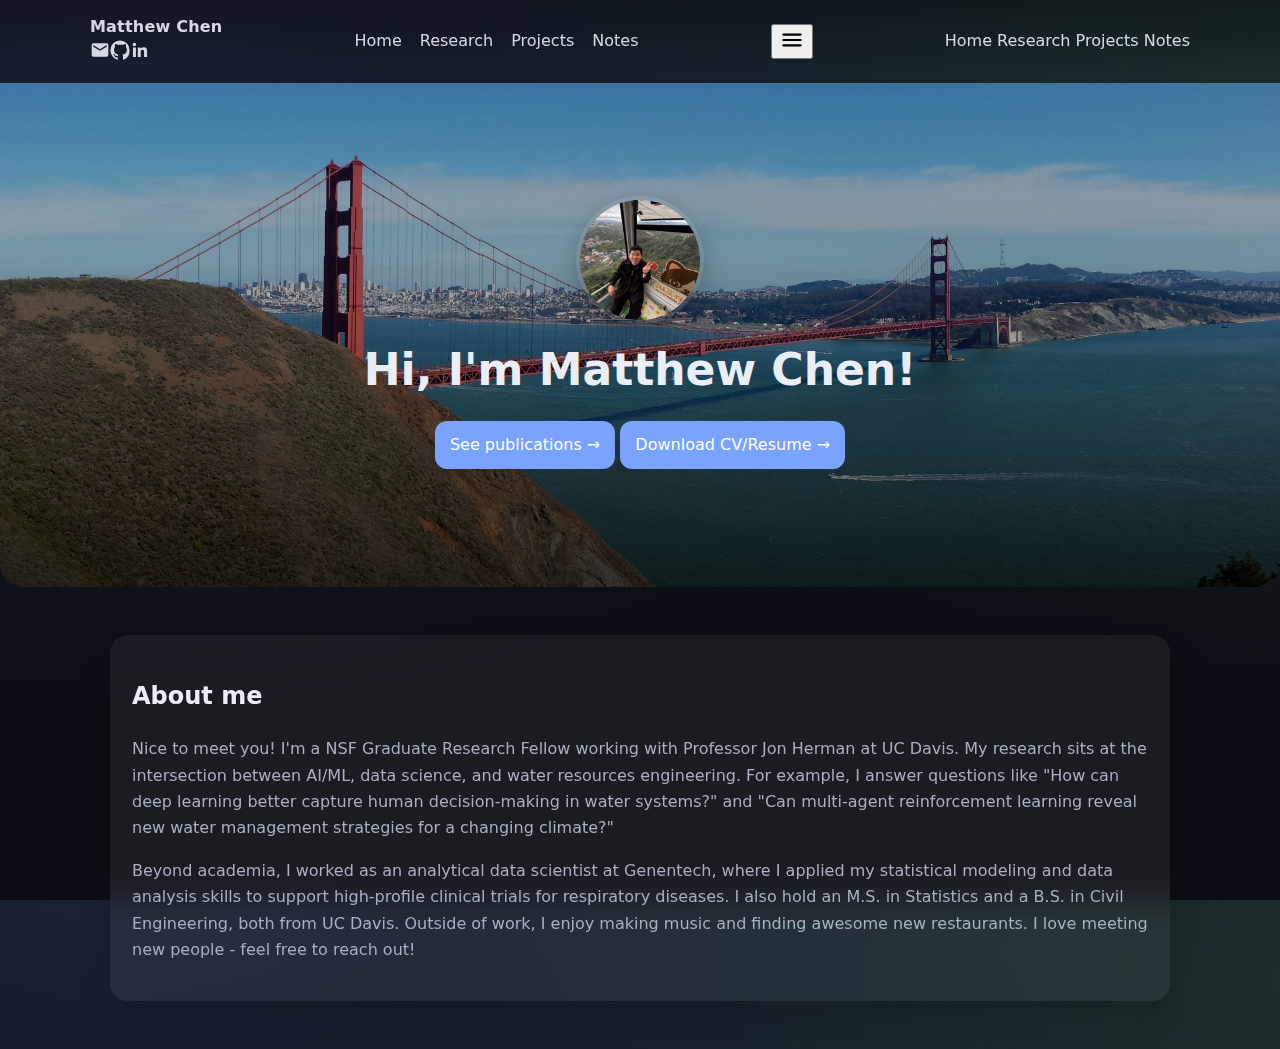
<file: index.html>
<!-- index.html -->
<!doctype html>
<html lang="en" class="dark">
  <head>
    <meta charset="utf-8" />
    <meta name="viewport" content="width=device-width, initial-scale=1" />
    <title>Home — Matthew Chen</title>
    <meta name="description" content="Personal website of Matthew Chen" />
    <link rel="stylesheet" href="/assets/styles.css" />
  </head>
  <body>
    <header class="site-header">
    <div class="container nav">
        <div class="nav-left">
        <a class="brand" href="/" data-site-name>Matthew Chen</a>
        <div class="nav-icons" data-social></div>
        </div>

        <!-- Desktop links -->
        <nav class="nav-links">
        <a href="/">Home</a>
        <a href="/research.html">Research</a>
        <a href="/projects.html">Projects</a>
        <a href="/notes.html">Notes</a>
        </nav>

        <!-- Mobile toggle button -->
        <!-- <button class="nav-toggle" aria-label="Menu" aria-expanded="false" aria-controls="mobileMenu">☰</button> -->
        <button class="nav-toggle" type="button" aria-label="Menu" aria-expanded="false" aria-controls="mobileMenu">
        <svg width="26" height="26" viewBox="0 0 24 24" aria-hidden="true" fill="currentColor">
            <rect x="3" y="6"  width="18" height="2" rx="1" />
            <rect x="3" y="11" width="18" height="2" rx="1" />
            <rect x="3" y="16" width="18" height="2" rx="1" />
        </svg>
        </button>       

        <!-- Mobile dropdown -->
        <div id="mobileMenu" class="mobile-menu">
        <a href="/">Home</a>
        <a href="/research.html">Research</a>
        <a href="/projects.html">Projects</a>
        <a href="/notes.html">Notes</a>
        </div>
    </div>
    </header>

    <section class="hero">
      <div class="hero-inner container">
        <img class="headshot js-lightbox" src="/assets/images/headshot.jpg" alt="Headshot of Matthew Chen" />
        <h1>Hi, I'm Matthew Chen!</h1>
        <div class="actions">
          <a class="btn" href="/research.html">See publications →</a>
          <a class="btn" href="/files/Chen_resume.pdf" download>Download CV/Resume →</a>
        </div>
      </div>
    </section>

    <main class="container">
      <section class="section">
        <article class="card reveal">
          <h2>About me</h2>
          <p class="muted">Nice to meet you! I'm a NSF Graduate Research Fellow working with Professor Jon Herman at UC Davis. My research sits at the intersection between AI/ML, data science, and water resources engineering. 
            For example, I answer questions like
            "How can deep learning better capture human decision-making in water systems?" and 
            "Can multi-agent reinforcement learning reveal new water management strategies for a changing climate?"
          </p>

          <p class="muted">Beyond academia, I worked as an analytical data scientist at Genentech, where I applied my statistical modeling and data analysis skills
            to support high-profile clinical trials for respiratory diseases. I also hold an M.S. in Statistics and a B.S. in Civil Engineering, both from UC Davis.
            Outside of work, I enjoy making music and finding awesome new restaurants. I love meeting new people - feel free to reach out!
          </p>
        </article>
      </section>
    </main>

    <div id="lightbox" class="lightbox-backdrop"><img id="lightboxImg" class="lightbox-img" alt="preview" /></div>

    <script type="module" src="/assets/app.js"></script>
    <script type="module">
      import { SITE } from '/assets/data.js';
      document.querySelector('.hero').style.setProperty('--banner', `url('${SITE.banner}')`);
    </script>
  </body>
</html>
</file>
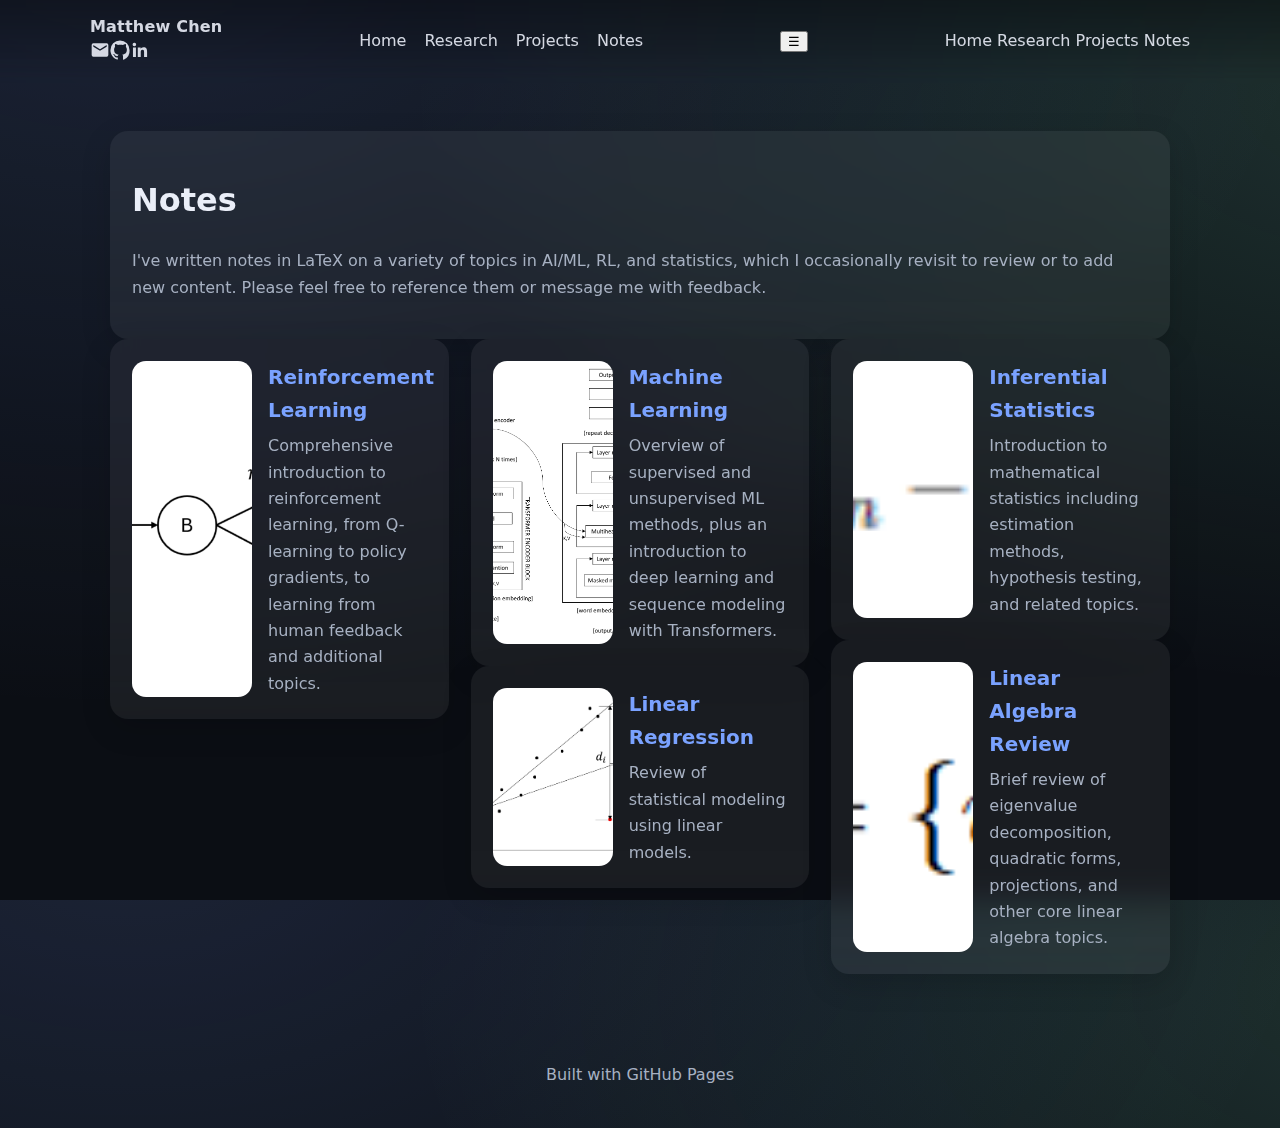
<file: notes.html>
<!-- notes.html -->
<!doctype html>
<html lang="en" class="dark">
  <head>
    <meta charset="utf-8" />
    <meta name="viewport" content="width=device-width, initial-scale=1" />
    <title>Notes — Matthew Chen</title>
    <link rel="stylesheet" href="/assets/styles.css" />
  </head>
  <body data-page="notes">
    <header class="site-header">
    <div class="container nav">
        <div class="nav-left">
        <a class="brand" href="/" data-site-name>Matthew Chen</a>
        <div class="nav-icons" data-social></div>
        </div>

        <!-- Desktop links -->
        <nav class="nav-links">
        <a href="/">Home</a>
        <a href="/research.html">Research</a>
        <a href="/projects.html">Projects</a>
        <a href="/notes.html">Notes</a>
        </nav>

        <!-- Mobile toggle button -->
        <button class="nav-toggle" aria-label="Menu" aria-expanded="false" aria-controls="mobileMenu">☰</button>

        <!-- Mobile dropdown -->
        <div id="mobileMenu" class="mobile-menu">
        <a href="/">Home</a>
        <a href="/research.html">Research</a>
        <a href="/projects.html">Projects</a>
        <a href="/notes.html">Notes</a>
        </div>
    </div>
    </header>

    <main class="container">
      <section class="section">
        <article class="card reveal">
          <h1>Notes</h1>
          <p class="muted" data-overview>Overview loads from data.js.</p>
        </article>
        <div data-list></div>
      </section>
    </main>

    <footer class="footer">
        <div class="container">Built with GitHub Pages</div>
    </footer>

    <div id="lightbox" class="lightbox-backdrop"><img id="lightboxImg" class="lightbox-img" alt="preview" /></div>

    <script type="module" src="/assets/app.js"></script>
  </body>
</html>
</file>
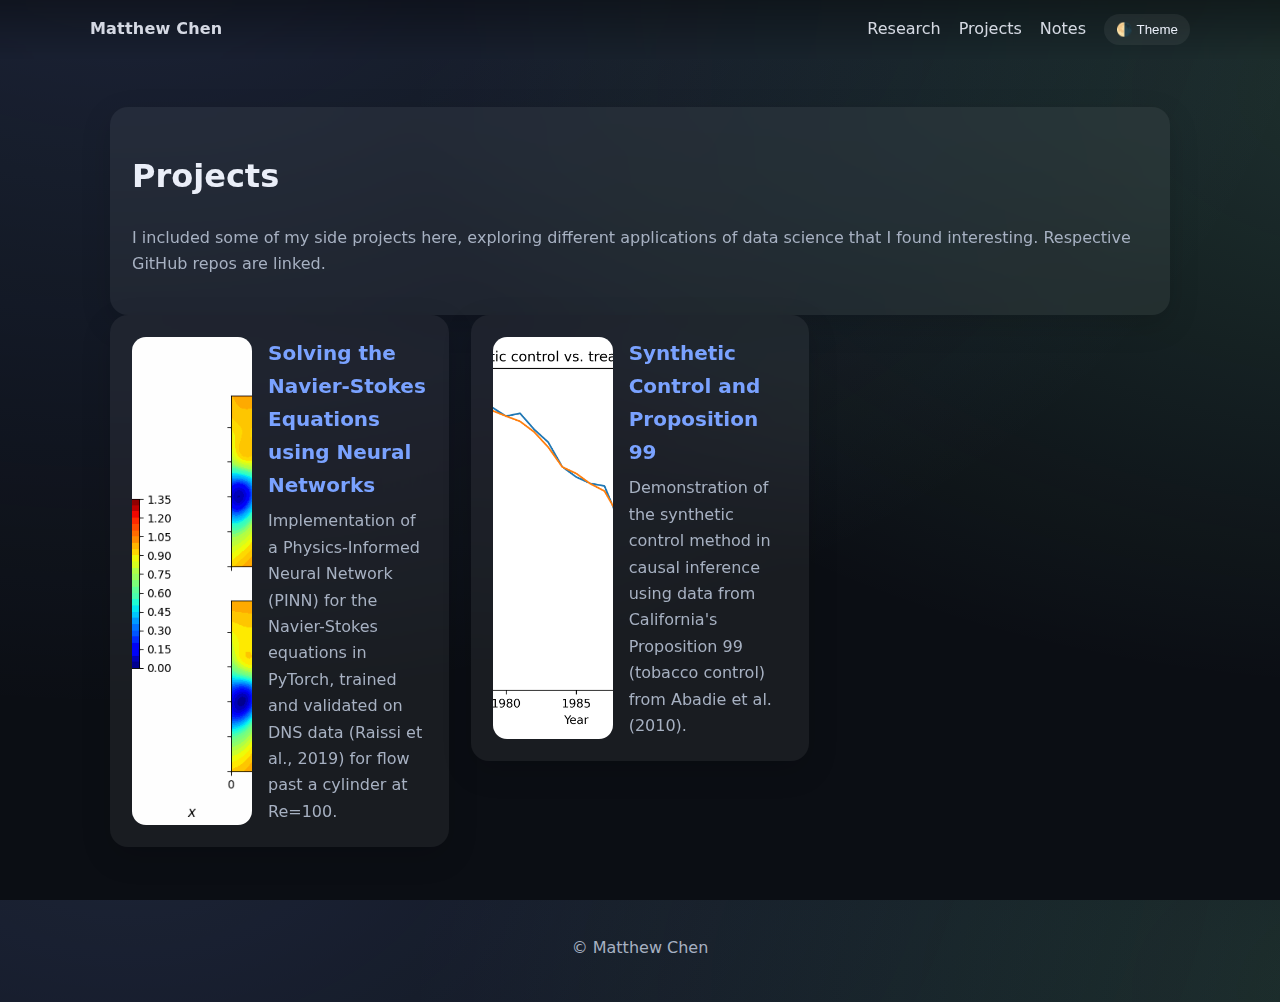
<file: projects.html>
<!-- projects.html -->
<!doctype html>
<html lang="en" class="dark">
  <head>
    <meta charset="utf-8" />
    <meta name="viewport" content="width=device-width, initial-scale=1" />
    <title>Projects — Matthew Chen</title>
    <link rel="stylesheet" href="/assets/styles.css" />
  </head>
  <body data-page="projects">
    <header class="site-header">
      <div class="container nav">
        <a class="brand" href="/" data-site-name>Matthew Chen</a>
        <nav class="nav-links">
          <a href="/research.html">Research</a>
          <a href="/projects.html">Projects</a>
          <a href="/notes.html">Notes</a>
          <button class="theme-toggle" data-theme-toggle>🌗 Theme</button>
        </nav>
      </div>
    </header>

    <main class="container">
      <section class="section">
        <article class="card reveal" style="grid-column: span 12;">
          <h1>Projects</h1>
          <p class="muted" data-overview>Overview loads from data.js.</p>
        </article>
        <div class="list" data-list></div>
      </section>
    </main>

    <footer class="footer">
      <div class="container">© <span data-site-name>Matthew Chen</span></div>
    </footer>

    <div id="lightbox" class="lightbox-backdrop"><img id="lightboxImg" class="lightbox-img" alt="preview" /></div>

    <script type="module" src="/assets/app.js"></script>
  </body>
</html>
</file>
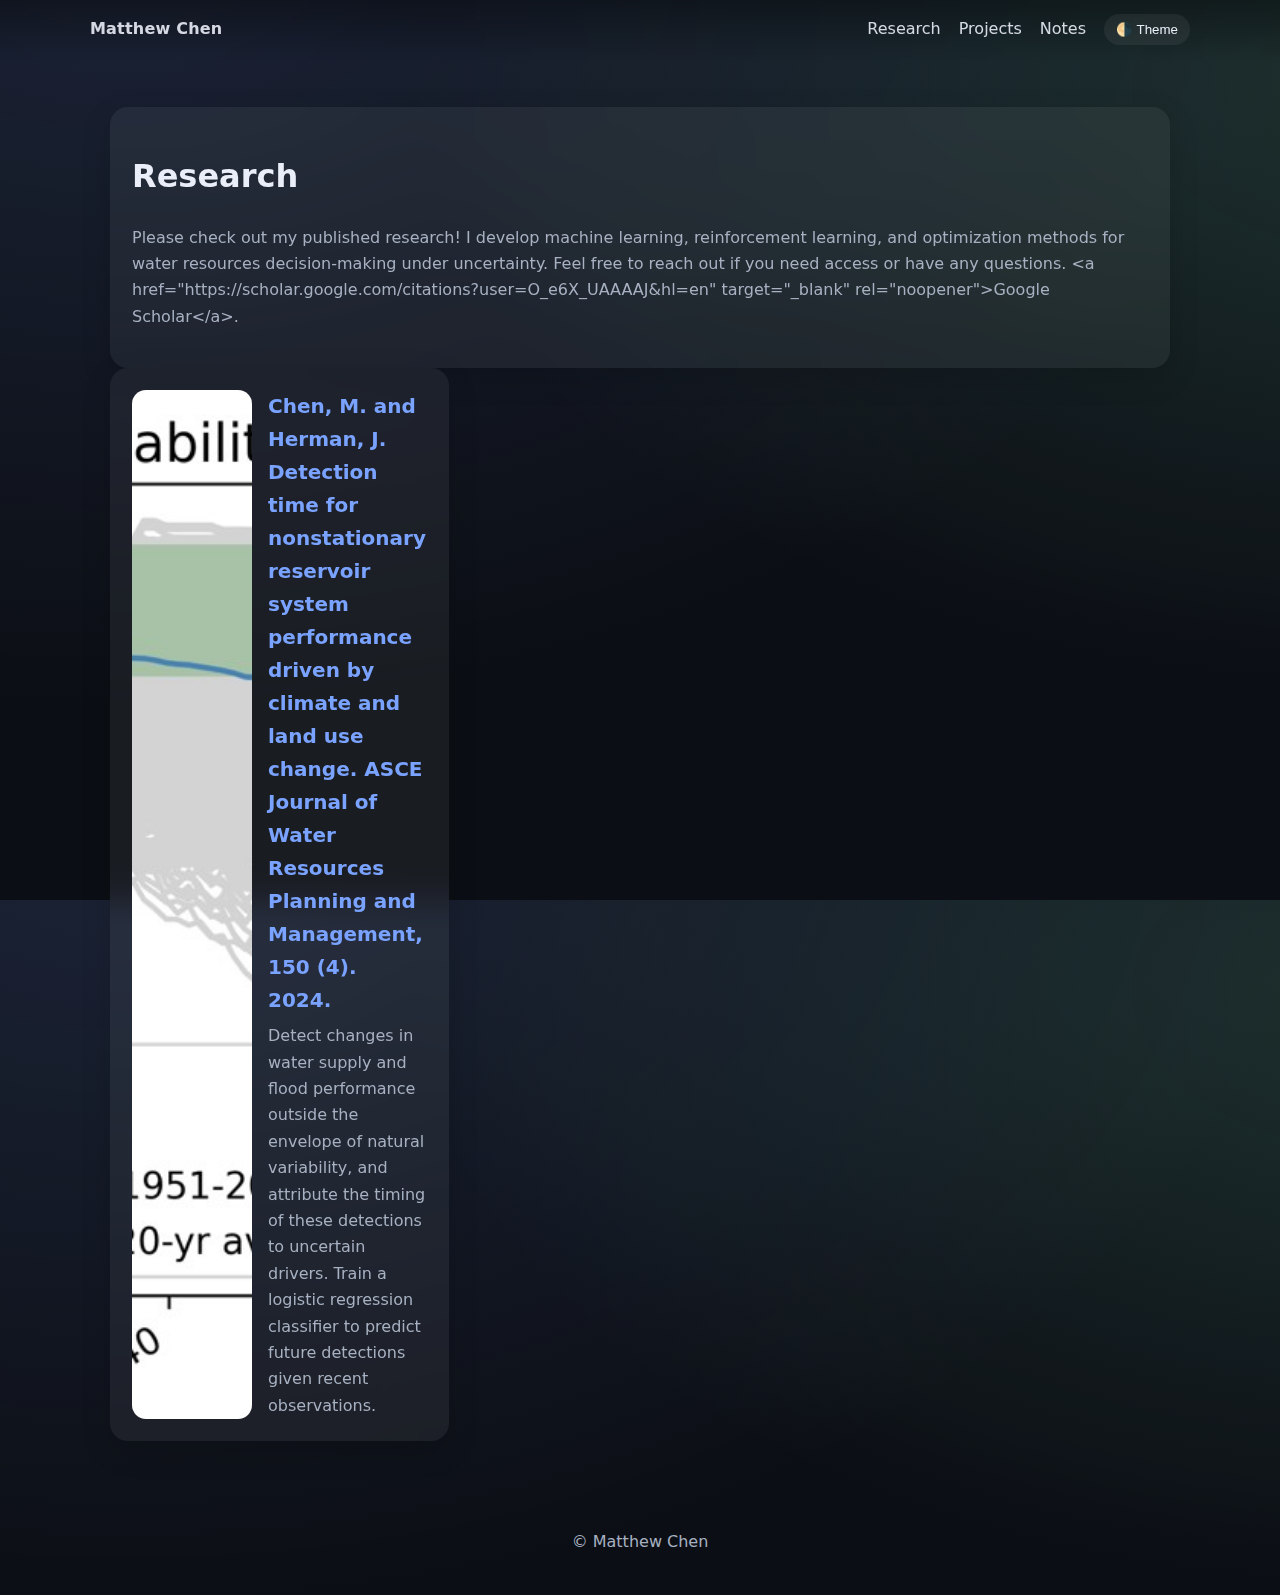
<file: research.html>
<!-- research.html -->
<!doctype html>
<html lang="en" class="dark">
  <head>
    <meta charset="utf-8" />
    <meta name="viewport" content="width=device-width, initial-scale=1" />
    <title>Research — Matthew Chen</title>
    <link rel="stylesheet" href="/assets/styles.css" />
  </head>
  <body data-page="research">
    <header class="site-header">
      <div class="container nav">
        <a class="brand" href="/" data-site-name>Matthew Chen</a>
        <nav class="nav-links">
          <a href="/research.html">Research</a>
          <a href="/projects.html">Projects</a>
          <a href="/notes.html">Notes</a>
          <button class="theme-toggle" data-theme-toggle>🌗 Theme</button>
        </nav>
      </div>
    </header>

    <main class="container">
      <section class="section">
        <article class="card reveal" style="grid-column: span 12;">
          <h1>Research</h1>
          <p class="muted" data-overview>Overview loads from data.js.</p>
        </article>
        <div class="list" data-list></div>
      </section>
    </main>

    <footer class="footer">
      <div class="container">© <span data-site-name>Matthew Chen</span></div>
    </footer>

    <div id="lightbox" class="lightbox-backdrop"><img id="lightboxImg" class="lightbox-img" alt="preview" /></div>

    <script type="module" src="/assets/app.js"></script>
  </body>
</html>
</file>
<file: assets/styles.css>
/* assets/styles.css
   A modern, responsive theme with dark mode, glass cards, and tasteful motion. */

:root {
  --bg: #0b0e14;
  --bg-soft: #121723;
  --text: #eaeef8;
  --muted: #a7b1c2;
  --brand: #7aa2ff;
  --accent: #88f7c8;
  --card: rgba(255, 255, 255, 0.06);
  --blur: 16px;
  --radius: 18px;
  --maxw: 1100px;
}

html:not(.dark) {
  --bg: #f7f8fc;
  --bg-soft: #ffffff;
  --text: #0c1020;
  --muted: #465066;
  --brand: #415eff;
  --accent: #00b894;
  --card: rgba(0, 0, 0, 0.06);
}

* { box-sizing: border-box; }
html, body { height: 100%; }
body {
  margin: 0;
  font: 16px/1.65 system-ui, -apple-system, Segoe UI, Roboto, Inter, sans-serif;
  background: radial-gradient(1200px 800px at 10% -10%, rgba(122,162,255,0.15), transparent),
              radial-gradient(1000px 600px at 110% 10%, rgba(136,247,200,0.15), transparent),
              var(--bg);
  color: var(--text);
  overflow-x: hidden;
}

.container { width: min(100%, var(--maxw)); margin: 0 auto; padding: 0 20px; }

.site-header { position: sticky; top: 0; z-index: 50; backdrop-filter: blur(10px); background: linear-gradient(180deg, rgba(0,0,0,0.35), transparent); }
.nav { display: flex; align-items: center; justify-content: space-between; gap: 16px; padding: 14px 0; }
.nav a { color: var(--text); text-decoration: none; opacity: 0.9; }
.nav a:hover { opacity: 1; }
.brand { font-weight: 700; letter-spacing: 0.2px; }
.nav-links { display: flex; gap: 18px; align-items: center; }
.theme-toggle { border: none; background: var(--card); color: var(--text); padding: 8px 12px; border-radius: 999px; cursor: pointer; }

.hero { position: relative; height: 56vh; min-height: 360px; display: grid; place-items: center; text-align: center; overflow: hidden; border-bottom-left-radius: 24px; border-bottom-right-radius: 24px; }
.hero::before { content: ""; position: absolute; inset: 0; background: center/cover no-repeat var(--banner, url('/assets/images/banner.jpg')); transform: scale(1.05); filter: brightness(0.7) saturate(1.05) contrast(1.05); }
.hero::after { content: ""; position: absolute; inset: 0; background: linear-gradient(to top, rgba(0,0,0,0.5), transparent 50%); }
.hero-inner { position: relative; z-index: 1; display: grid; justify-items: center; gap: 14px; padding: 0 16px; animation: fadeUp 700ms ease-out both; }
.headshot { width: 120px; height: 120px; border-radius: 50%; object-fit: cover; box-shadow: 0 10px 30px rgba(0,0,0,0.35), 0 0 0 4px rgba(255,255,255,0.15); }
.hero h1 { margin: 0; font-size: clamp(28px, 6vw, 44px); }
.hero p { margin: 0; color: var(--muted); max-width: 780px; }

.section { padding: 48px 0; }
.grid { display: grid; gap: 22px; grid-template-columns: repeat(12, 1fr); }
.card { grid-column: span 12; background: var(--card); backdrop-filter: blur(var(--blur)); border-radius: var(--radius); padding: 18px; box-shadow: 0 10px 30px rgba(0,0,0,0.15); overflow: hidden; animation: floatIn 700ms ease both; }
@media (min-width: 720px) { .card { padding: 22px; } }

.item { display: grid; gap: 16px; grid-template-columns: 120px 1fr; align-items: start; }
.item img.thumb { width: 100%; height: 100%; object-fit: cover; border-radius: 14px; }
.item h3 { margin: 0 0 6px; font-size: 20px; }
.item p { margin: 0; color: var(--muted); }
.item a.title { color: var(--brand); text-decoration: none; }
.item a.title:hover { text-decoration: underline; }

.list { columns: 1; column-gap: 22px; }
@media (min-width: 760px) { .list { columns: 2; } }
@media (min-width: 1080px) { .list { columns: 3; } }
.list .card { break-inside: avoid; }

.footer { padding: 40px 0; color: var(--muted); text-align: center; }
.footer a { color: var(--brand); text-decoration: none; }

@keyframes fadeUp { from { opacity: 0; transform: translateY(8px); } to { opacity: 1; transform: translateY(0); } }
@keyframes floatIn { from { opacity: 0; transform: translateY(8px) scale(0.98); } to { opacity: 1; transform: translateY(0) scale(1); } }
.reveal { opacity: 0; transform: translateY(8px); transition: opacity 500ms ease, transform 500ms ease; }
.reveal.show { opacity: 1; transform: translateY(0); }

.muted { color: var(--muted); }
.badge { display: inline-block; padding: 4px 10px; border-radius: 999px; background: var(--card); }
.btn { display: inline-flex; align-items: center; gap: 8px; border: 1px solid transparent; background: var(--brand); color: white; padding: 10px 14px; border-radius: 12px; text-decoration: none; }
.btn:hover { filter: brightness(0.95); }

.lightbox-backdrop { position: fixed; inset: 0; background: rgba(0,0,0,0.65); display: none; align-items: center; justify-content: center; z-index: 9999; }
.lightbox-backdrop.show { display: flex; }
.lightbox-img { max-width: 92vw; max-height: 88vh; border-radius: 12px; box-shadow: 0 10px 30px rgba(0,0,0,0.6); }
</file>
